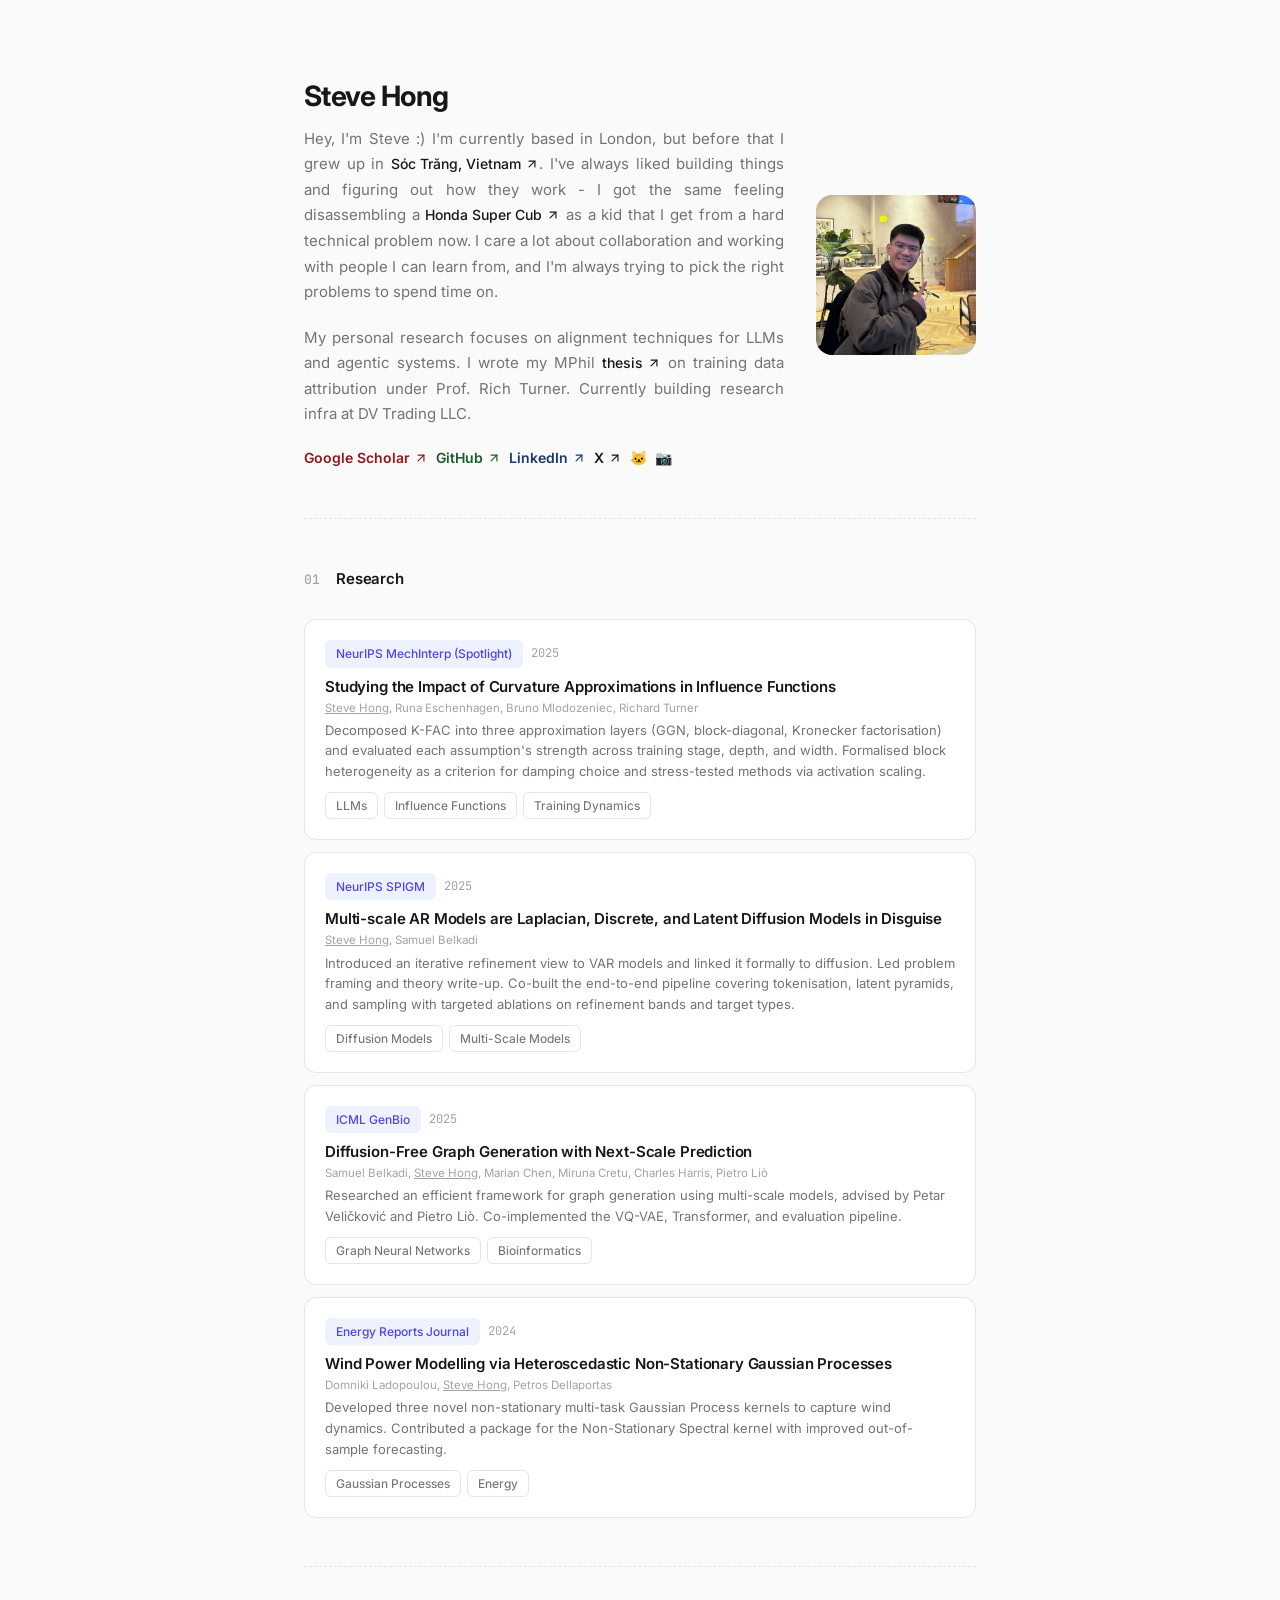
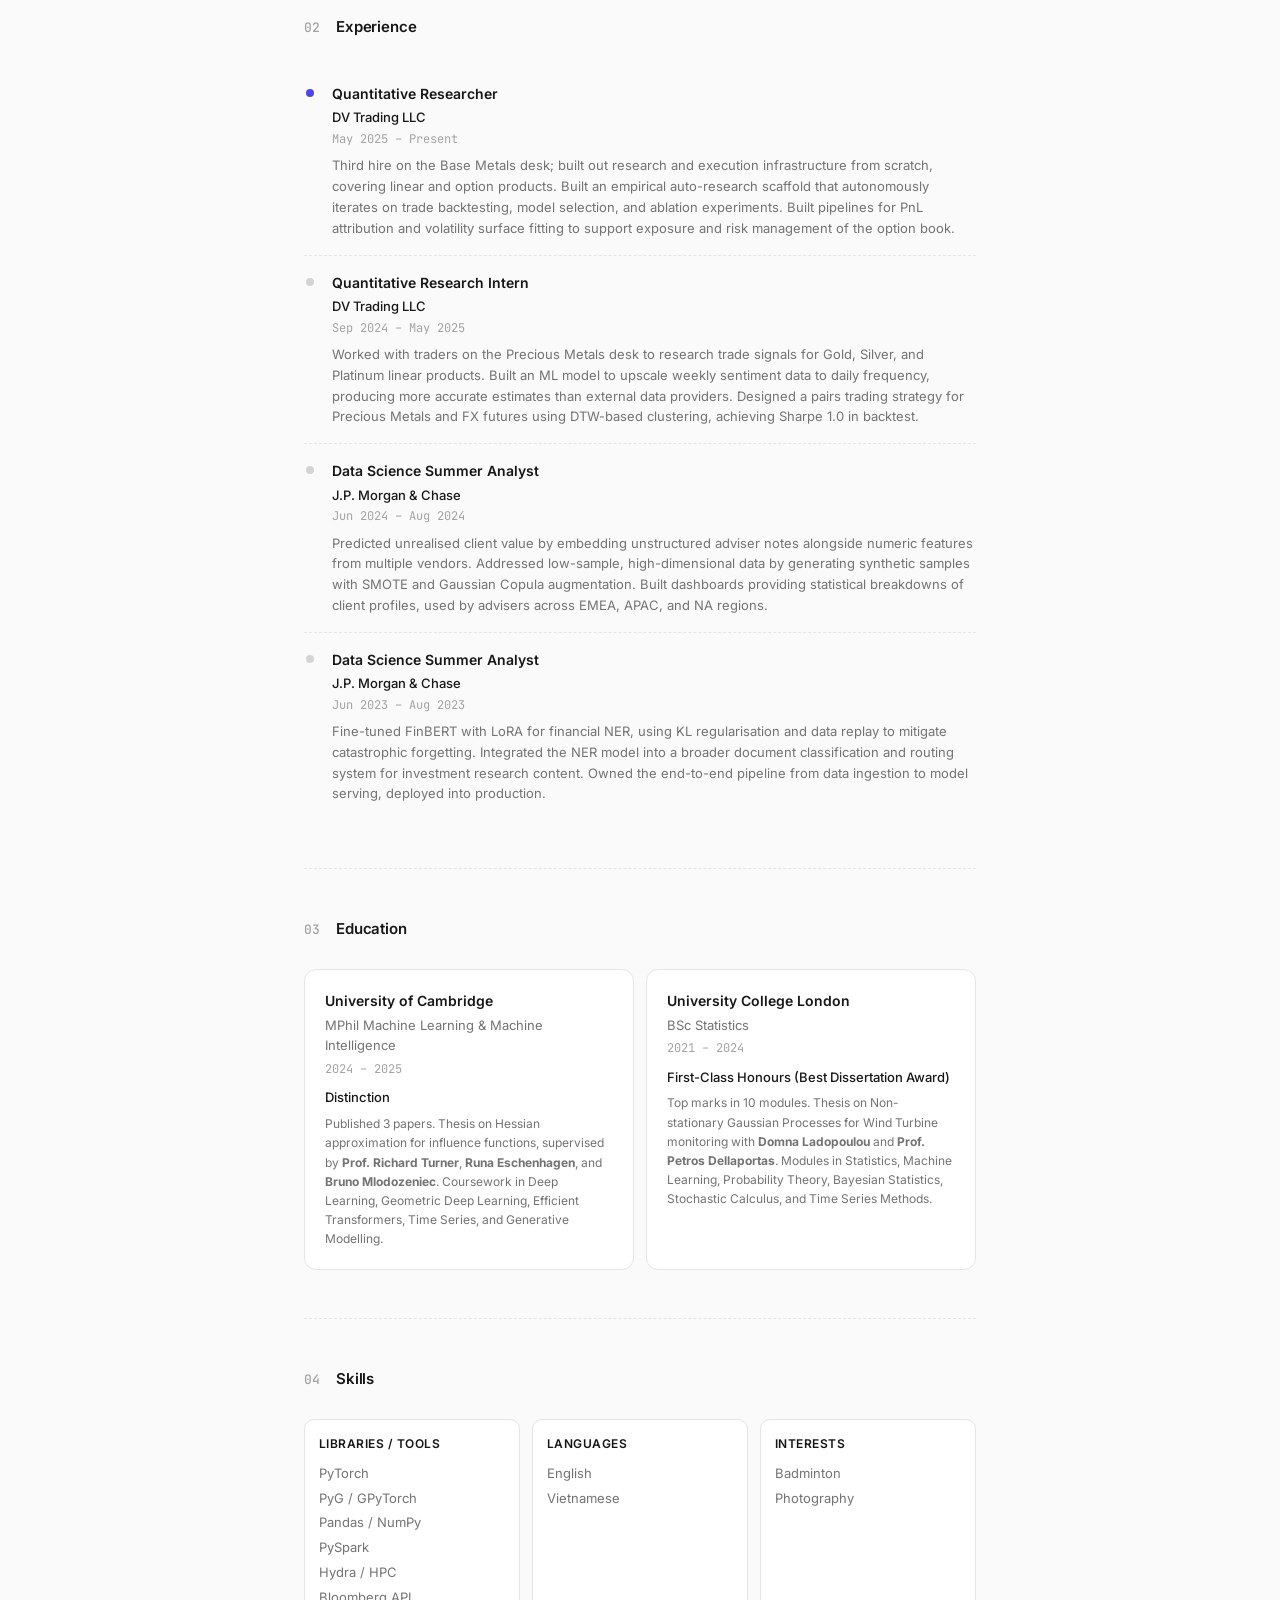
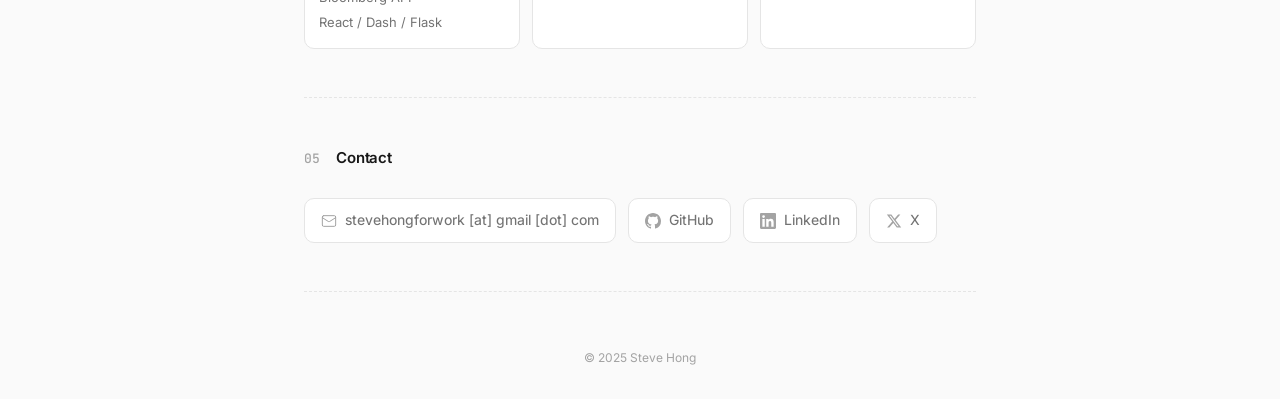
<file: index.html>
<!DOCTYPE html>
<html lang="en">
<head>
  <meta charset="UTF-8">
  <meta name="viewport" content="width=device-width, initial-scale=1.0">
  <title>Steve Hong</title>
  <meta name="description" content="Steve is Steve.">
  <meta property="og:title" content="Steve Hong">
  <meta property="og:description" content="Steve is Steve.">
  <meta property="og:type" content="website">
  <meta property="og:url" content="https://stevehong1901.github.io/steve/">
  <meta name="twitter:card" content="summary">
  <meta name="twitter:title" content="Steve Hong">
  <meta name="twitter:description" content="Steve is Steve.">

  <!-- Fonts -->
  <link rel="preconnect" href="https://fonts.googleapis.com">
  <link rel="preconnect" href="https://fonts.gstatic.com" crossorigin>
  <link href="https://fonts.googleapis.com/css2?family=Inter:wght@300;400;450;500;600;700&family=JetBrains+Mono:wght@400;500&display=swap" rel="stylesheet">

  <link rel="stylesheet" href="css/styles.css">
</head>
<body>

<main class="page">

  <!-- ── Hero ─────────────────────────────────────────── -->
  <section class="hero">
    <div class="hero-content">
      <div class="hero-text">
        <h1>Steve Hong</h1>
        <p class="hero-bio">
          Hey, I'm Steve :) I'm currently based in London, but before that I grew up in <a class="link link-subtle" href="https://www.nomadicnotes.com/notes-on-soc-trang/" target="_blank" rel="noopener noreferrer">S&#243;c Tr&#259;ng, Vietnam<svg viewBox="0 0 24 24" fill="none" stroke="currentColor" stroke-width="2" stroke-linecap="round" stroke-linejoin="round"><line x1="7" y1="17" x2="17" y2="7"/><polyline points="7 7 17 7 17 17"/></svg></a>. I've always liked building things and figuring out how they work - I got the same feeling disassembling a <a class="link link-subtle" href="https://saigoneer.com/saigon-technology/27144-honda-to-cease-production-of-super-cub-50cc,-vietnam-s-beloved-bike,-in-november" target="_blank" rel="noopener noreferrer">Honda Super Cub<svg viewBox="0 0 24 24" fill="none" stroke="currentColor" stroke-width="2" stroke-linecap="round" stroke-linejoin="round"><line x1="7" y1="17" x2="17" y2="7"/><polyline points="7 7 17 7 17 17"/></svg></a> as a kid that I get from a hard technical problem now. I care a lot about collaboration and working with people I can learn from, and I'm always trying to pick the right problems to spend time on.
        </p>
        <p class="hero-bio">
          My personal research focuses on alignment techniques for LLMs and agentic systems. I wrote my MPhil <a class="link link-subtle" href="assets/Hong_When_2025.pdf" target="_blank" rel="noopener noreferrer">thesis<svg viewBox="0 0 24 24" fill="none" stroke="currentColor" stroke-width="2" stroke-linecap="round" stroke-linejoin="round"><line x1="7" y1="17" x2="17" y2="7"/><polyline points="7 7 17 7 17 17"/></svg></a> on training data attribution under Prof. Rich Turner. Currently building research infra at DV Trading LLC.
        </p>
        <div class="hero-links">
          <a class="link" style="color: #8B1A1A;" href="https://scholar.google.com/citations?user=5eHjRVUAAAAJ&hl=en" target="_blank" rel="noopener noreferrer">
            Google Scholar
            <svg viewBox="0 0 24 24" fill="none" stroke="currentColor" stroke-width="2" stroke-linecap="round" stroke-linejoin="round"><line x1="7" y1="17" x2="17" y2="7"/><polyline points="7 7 17 7 17 17"/></svg>
          </a>
          <a class="link" style="color: #1A5C2A;" href="https://github.com/SteveHong1901" target="_blank" rel="noopener noreferrer">
            GitHub
            <svg viewBox="0 0 24 24" fill="none" stroke="currentColor" stroke-width="2" stroke-linecap="round" stroke-linejoin="round"><line x1="7" y1="17" x2="17" y2="7"/><polyline points="7 7 17 7 17 17"/></svg>
          </a>
          <a class="link" style="color: #1A3A6B;" href="https://linkedin.com/in/steve-hong-1901" target="_blank" rel="noopener noreferrer">
            LinkedIn
            <svg viewBox="0 0 24 24" fill="none" stroke="currentColor" stroke-width="2" stroke-linecap="round" stroke-linejoin="round"><line x1="7" y1="17" x2="17" y2="7"/><polyline points="7 7 17 7 17 17"/></svg>
          </a>
          <a class="link" style="color: #171717;" href="https://x.com/steve_steve_hg" target="_blank" rel="noopener noreferrer">
            X
            <svg viewBox="0 0 24 24" fill="none" stroke="currentColor" stroke-width="2" stroke-linecap="round" stroke-linejoin="round"><line x1="7" y1="17" x2="17" y2="7"/><polyline points="7 7 17 7 17 17"/></svg>
          </a>
          <a class="link" style="color: #E08A2C;" href="catto/" target="_blank" rel="noopener noreferrer">
            🐱
          </a>
          <a class="link" style="color: #555;" href="fotos/" target="_blank" rel="noopener noreferrer">
            📷
          </a>
        </div>
      </div>
      <img class="hero-photo" src="imgs/steve.png" alt="Steve Hong">
    </div>
  </section>

  <!-- ── 01 Research ──────────────────────────────────── -->
  <section class="section">
    <div class="section-header">
      <span class="section-number">01</span>
      <h2 class="section-title">Research</h2>
    </div>

    <div class="research-list">

      <!-- Paper 1 -->
      <a class="research-card" href="https://arxiv.org/pdf/2509.23437" target="_blank" rel="noopener noreferrer">
        <div class="research-venue">
          <span class="tag tag-accent">NeurIPS MechInterp (Spotlight)</span>
          <span class="research-year">2025</span>
        </div>
        <h3 class="research-title">Studying the Impact of Curvature Approximations in Influence Functions</h3>
        <p class="research-authors"><u>Steve Hong</u>, Runa Eschenhagen, Bruno Mlodozeniec, Richard Turner</p>
        <p class="research-desc">
          Decomposed K-FAC into three approximation layers (GGN, block-diagonal, Kronecker factorisation) and evaluated each assumption's strength across training stage, depth, and width. Formalised block heterogeneity as a criterion for damping choice and stress-tested methods via activation scaling.
        </p>
        <div class="research-tags">
          <span class="tag">LLMs</span>
          <span class="tag">Influence Functions</span>
          <span class="tag">Training Dynamics</span>
        </div>
      </a>

      <!-- Paper 2 -->
      <a class="research-card" href="https://arxiv.org/pdf/2510.02826" target="_blank" rel="noopener noreferrer">
        <div class="research-venue">
          <span class="tag tag-accent">NeurIPS SPIGM</span>
          <span class="research-year">2025</span>
        </div>
        <h3 class="research-title">Multi-scale AR Models are Laplacian, Discrete, and Latent Diffusion Models in Disguise</h3>
        <p class="research-authors"><u>Steve Hong</u>, Samuel Belkadi</p>
        <p class="research-desc">
          Introduced an iterative refinement view to VAR models and linked it formally to diffusion. Led problem framing and theory write-up. Co-built the end-to-end pipeline covering tokenisation, latent pyramids, and sampling with targeted ablations on refinement bands and target types.
        </p>
        <div class="research-tags">
          <span class="tag">Diffusion Models</span>
          <span class="tag">Multi-Scale Models</span>
        </div>
      </a>

      <!-- Paper 3 -->
      <a class="research-card" href="https://arxiv.org/pdf/2503.23612" target="_blank" rel="noopener noreferrer">
        <div class="research-venue">
          <span class="tag tag-accent">ICML GenBio</span>
          <span class="research-year">2025</span>
        </div>
        <h3 class="research-title">Diffusion-Free Graph Generation with Next-Scale Prediction</h3>
        <p class="research-authors">Samuel Belkadi, <u>Steve Hong</u>, Marian Chen, Miruna Cretu, Charles Harris, Pietro Li&#242;</p>
        <p class="research-desc">
          Researched an efficient framework for graph generation using multi-scale models, advised by Petar Veli&#269;kovi&#263; and Pietro Li&#242;. Co-implemented the VQ-VAE, Transformer, and evaluation pipeline.
        </p>
        <div class="research-tags">
          <span class="tag">Graph Neural Networks</span>
          <span class="tag">Bioinformatics</span>
        </div>
      </a>

      <!-- Paper 4 -->
      <a class="research-card" href="https://arxiv.org/pdf/2505.09026" target="_blank" rel="noopener noreferrer">
        <div class="research-venue">
          <span class="tag tag-accent">Energy Reports Journal</span>
          <span class="research-year">2024</span>
        </div>
        <h3 class="research-title">Wind Power Modelling via Heteroscedastic Non-Stationary Gaussian Processes</h3>
        <p class="research-authors">Domniki Ladopoulou, <u>Steve Hong</u>, Petros Dellaportas</p>
        <p class="research-desc">
          Developed three novel non-stationary multi-task Gaussian Process kernels to capture wind dynamics. Contributed a package for the Non-Stationary Spectral kernel with improved out-of-sample forecasting.
        </p>
        <div class="research-tags">
          <span class="tag">Gaussian Processes</span>
          <span class="tag">Energy</span>
        </div>
      </a>

    </div>
  </section>

  <!-- ── 02 Experience ────────────────────────────────── -->
  <section class="section">
    <div class="section-header">
      <span class="section-number">02</span>
      <h2 class="section-title">Experience</h2>
    </div>

    <div class="timeline">

      <div class="timeline-item">
        <div class="timeline-dot-col">
          <div class="timeline-dot active"></div>
        </div>
        <div class="timeline-content">
          <div class="timeline-role">Quantitative Researcher</div>
          <div class="timeline-meta"><strong>DV Trading LLC</strong></div>
          <div class="timeline-date">May 2025 &ndash; Present</div>
          <div class="timeline-desc">
            Third hire on the Base Metals desk; built out research and execution infrastructure from scratch, covering linear and option products. Built an empirical auto-research scaffold that autonomously iterates on trade backtesting, model selection, and ablation experiments. Built pipelines for PnL attribution and volatility surface fitting to support exposure and risk management of the option book.
          </div>
        </div>
      </div>

      <div class="timeline-item">
        <div class="timeline-dot-col">
          <div class="timeline-dot"></div>
        </div>
        <div class="timeline-content">
          <div class="timeline-role">Quantitative Research Intern</div>
          <div class="timeline-meta"><strong>DV Trading LLC</strong></div>
          <div class="timeline-date">Sep 2024 &ndash; May 2025</div>
          <div class="timeline-desc">
            Worked with traders on the Precious Metals desk to research trade signals for Gold, Silver, and Platinum linear products. Built an ML model to upscale weekly sentiment data to daily frequency, producing more accurate estimates than external data providers. Designed a pairs trading strategy for Precious Metals and FX futures using DTW-based clustering, achieving Sharpe 1.0 in backtest.
          </div>
        </div>
      </div>

      <div class="timeline-item">
        <div class="timeline-dot-col">
          <div class="timeline-dot"></div>
        </div>
        <div class="timeline-content">
          <div class="timeline-role">Data Science Summer Analyst</div>
          <div class="timeline-meta"><strong>J.P. Morgan &amp; Chase</strong></div>
          <div class="timeline-date">Jun 2024 &ndash; Aug 2024</div>
          <div class="timeline-desc">
            Predicted unrealised client value by embedding unstructured adviser notes alongside numeric features from multiple vendors. Addressed low-sample, high-dimensional data by generating synthetic samples with SMOTE and Gaussian Copula augmentation. Built dashboards providing statistical breakdowns of client profiles, used by advisers across EMEA, APAC, and NA regions.
          </div>
        </div>
      </div>

      <div class="timeline-item">
        <div class="timeline-dot-col">
          <div class="timeline-dot"></div>
        </div>
        <div class="timeline-content">
          <div class="timeline-role">Data Science Summer Analyst</div>
          <div class="timeline-meta"><strong>J.P. Morgan &amp; Chase</strong></div>
          <div class="timeline-date">Jun 2023 &ndash; Aug 2023</div>
          <div class="timeline-desc">
            Fine-tuned FinBERT with LoRA for financial NER, using KL regularisation and data replay to mitigate catastrophic forgetting. Integrated the NER model into a broader document classification and routing system for investment research content. Owned the end-to-end pipeline from data ingestion to model serving, deployed into production.
          </div>
        </div>
      </div>

    </div>
  </section>

  <!-- ── 03 Education ─────────────────────────────────── -->
  <section class="section">
    <div class="section-header">
      <span class="section-number">03</span>
      <h2 class="section-title">Education</h2>
    </div>

    <div class="edu-grid">

      <div class="edu-card">
        <div class="edu-school">University of Cambridge</div>
        <div class="edu-degree">MPhil Machine Learning &amp; Machine Intelligence</div>
        <div class="edu-date">2024 &ndash; 2025</div>
        <div class="edu-grade">Distinction</div>
        <div class="edu-details">
          Published 3 papers. Thesis on Hessian approximation for influence functions, supervised by <strong>Prof. Richard Turner</strong>, <strong>Runa Eschenhagen</strong>, and <strong>Bruno Mlodozeniec</strong>. Coursework in Deep Learning, Geometric Deep Learning, Efficient Transformers, Time Series, and Generative Modelling.
        </div>
      </div>

      <div class="edu-card">
        <div class="edu-school">University College London</div>
        <div class="edu-degree">BSc Statistics</div>
        <div class="edu-date">2021 &ndash; 2024</div>
        <div class="edu-grade">First-Class Honours (Best Dissertation Award)</div>
        <div class="edu-details">
          Top marks in 10 modules. Thesis on Non-stationary Gaussian Processes for Wind Turbine monitoring with <a href="https://scholar.google.com/citations?user=z_rCmy8AAAAJ&amp;hl=en" target="_blank" rel="noopener noreferrer"><strong>Domna Ladopoulou</strong></a> and <a href="https://scholar.google.com/citations?user=E0FmV8AAAAAJ&amp;hl=en" target="_blank" rel="noopener noreferrer"><strong>Prof. Petros Dellaportas</strong></a>. Modules in Statistics, Machine Learning, Probability Theory, Bayesian Statistics, Stochastic Calculus, and Time Series Methods.
        </div>
      </div>

    </div>
  </section>

  <!-- ── 04 Skills ────────────────────────────────────── -->
  <section class="section">
    <div class="section-header">
      <span class="section-number">04</span>
      <h2 class="section-title">Skills</h2>
    </div>

    <div class="skills-grid">
      <div class="skill-box">
        <div class="skill-box-title">Libraries / Tools</div>
        <ul>
          <li>PyTorch</li>
          <li>PyG / GPyTorch</li>
          <li>Pandas / NumPy</li>
          <li>PySpark</li>
          <li>Hydra / HPC</li>
          <li>Bloomberg API</li>
          <li>React / Dash / Flask</li>
        </ul>
      </div>
      <div class="skill-box">
        <div class="skill-box-title">Languages</div>
        <ul>
          <li>English</li>
          <li>Vietnamese</li>
        </ul>
      </div>
      <div class="skill-box">
        <div class="skill-box-title">Interests</div>
        <ul>
          <li>Badminton</li>
          <li>Photography</li>
        </ul>
      </div>
    </div>
  </section>

  <!-- ── 05 Contact ───────────────────────────────────── -->
  <section class="section">
    <div class="section-header">
      <span class="section-number">05</span>
      <h2 class="section-title">Contact</h2>
    </div>

    <div class="contact-row">
      <span class="contact-item" style="cursor: default;">
        <svg viewBox="0 0 24 24" fill="none" stroke="currentColor" stroke-width="1.5" stroke-linecap="round" stroke-linejoin="round"><rect x="2" y="4" width="20" height="16" rx="2"/><path d="m22 7-8.97 5.7a1.94 1.94 0 0 1-2.06 0L2 7"/></svg>
        stevehongforwork [at] gmail [dot] com
      </span>
      <a class="contact-item" href="https://github.com/SteveHong1901" target="_blank" rel="noopener noreferrer">
        <svg viewBox="0 0 24 24" fill="currentColor"><path d="M12 0C5.37 0 0 5.37 0 12c0 5.31 3.435 9.795 8.205 11.385.6.105.825-.255.825-.57 0-.285-.015-1.23-.015-2.235-3.015.555-3.795-.735-4.035-1.41-.135-.345-.72-1.41-1.23-1.695-.42-.225-1.02-.78-.015-.795.945-.015 1.62.87 1.845 1.23 1.08 1.815 2.805 1.305 3.495.99.105-.78.42-1.305.765-1.605-2.67-.3-5.46-1.335-5.46-5.925 0-1.305.465-2.385 1.23-3.225-.12-.3-.54-1.53.12-3.18 0 0 1.005-.315 3.3 1.23.96-.27 1.98-.405 3-.405s2.04.135 3 .405c2.295-1.56 3.3-1.23 3.3-1.23.66 1.65.24 2.88.12 3.18.765.84 1.23 1.905 1.23 3.225 0 4.605-2.805 5.625-5.475 5.925.435.375.81 1.095.81 2.22 0 1.605-.015 2.895-.015 3.3 0 .315.225.69.825.57A12.02 12.02 0 0 0 24 12c0-6.63-5.37-12-12-12z"/></svg>
        GitHub
      </a>
      <a class="contact-item" href="https://linkedin.com/in/steve-hong-1901" target="_blank" rel="noopener noreferrer">
        <svg viewBox="0 0 24 24" fill="currentColor"><path d="M20.447 20.452h-3.554v-5.569c0-1.328-.027-3.037-1.852-3.037-1.853 0-2.136 1.445-2.136 2.939v5.667H9.351V9h3.414v1.561h.046c.477-.9 1.637-1.85 3.37-1.85 3.601 0 4.267 2.37 4.267 5.455v6.286zM5.337 7.433a2.062 2.062 0 0 1-2.063-2.065 2.064 2.064 0 1 1 2.063 2.065zm1.782 13.019H3.555V9h3.564v11.452zM22.225 0H1.771C.792 0 0 .774 0 1.729v20.542C0 23.227.792 24 1.771 24h20.451C23.2 24 24 23.227 24 22.271V1.729C24 .774 23.2 0 22.222 0h.003z"/></svg>
        LinkedIn
      </a>
      <a class="contact-item" href="https://x.com/steve_steve_hg" target="_blank" rel="noopener noreferrer">
        <svg viewBox="0 0 24 24" fill="currentColor"><path d="M18.244 2.25h3.308l-7.227 8.26 8.502 11.24H16.17l-5.214-6.817L4.99 21.75H1.68l7.73-8.835L1.254 2.25H8.08l4.713 6.231zm-1.161 17.52h1.833L7.084 4.126H5.117z"/></svg>
        X
      </a>
    </div>
  </section>

  <!-- ── Footer ───────────────────────────────────────── -->
  <footer class="footer">
    <div class="visitor-map">
      <script type="text/javascript" id="mapmyvisitors" src="//mapmyvisitors.com/map.js?d=wU8F4vEo3hlkoKN8_8YN83uFQnM7ecR_buuulDreD0w&cl=ffffff&w=a"></script>
      <div class="visitor-map-shield" aria-hidden="true"></div>
    </div>
    &copy; 2025 Steve Hong
  </footer>

</main>

<script src="js/main.js"></script>
</body>
</html>
</file>
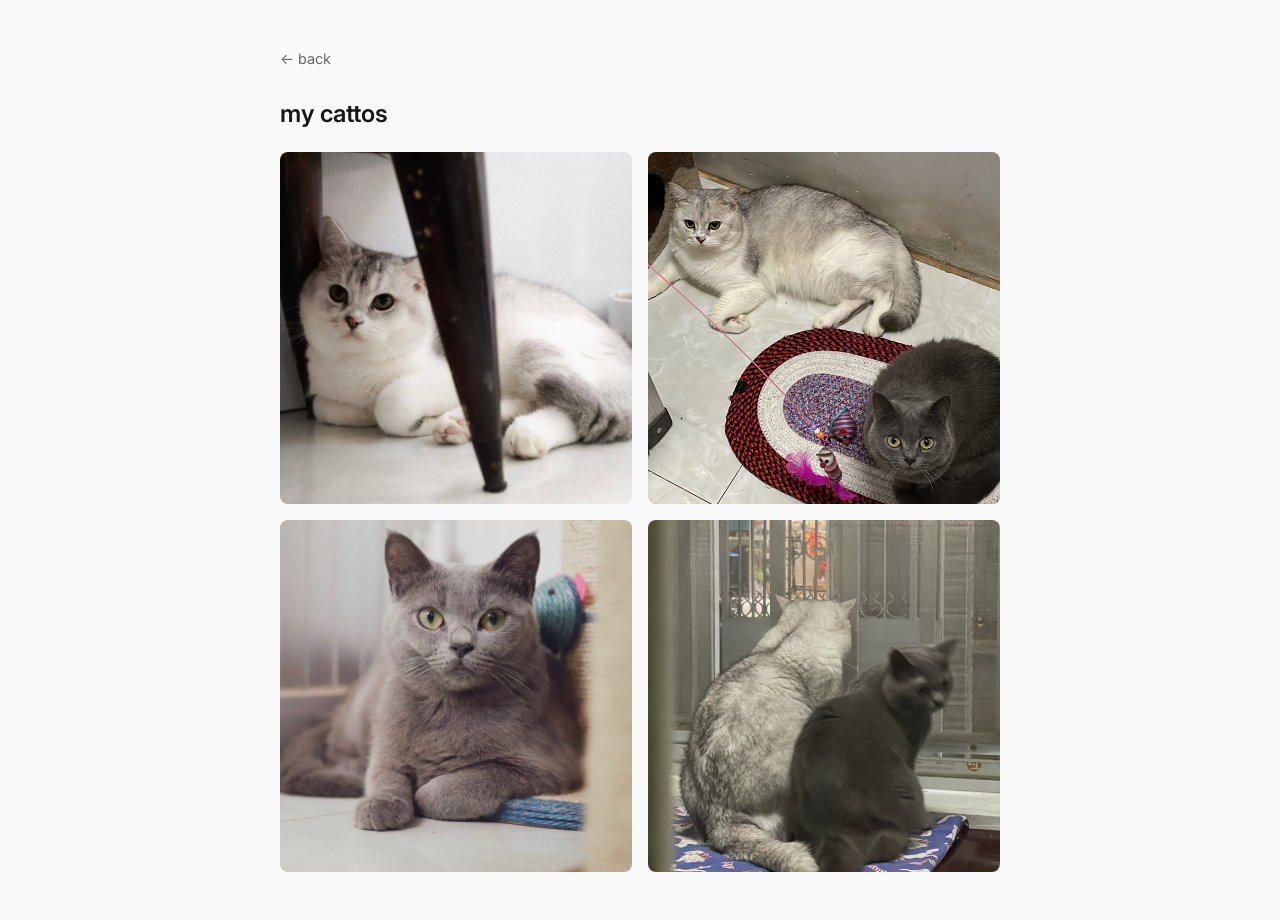
<file: catto/index.html>
<!DOCTYPE html>
<html lang="en">
<head>
  <meta charset="UTF-8">
  <meta name="viewport" content="width=device-width, initial-scale=1.0">
  <title>Steve's Cattos</title>
  <link rel="preconnect" href="https://fonts.googleapis.com">
  <link rel="preconnect" href="https://fonts.gstatic.com" crossorigin>
  <link href="https://fonts.googleapis.com/css2?family=Inter:wght@300;400;500;600&display=swap" rel="stylesheet">
  <style>
    * { margin: 0; padding: 0; box-sizing: border-box; }
    body {
      font-family: 'Inter', sans-serif;
      background: #fafafa;
      color: #171717;
      min-height: 100vh;
      padding: 3rem 1.5rem;
    }
    .container {
      max-width: 720px;
      margin: 0 auto;
    }
    h1 {
      font-size: 1.5rem;
      font-weight: 600;
      margin-bottom: 0.5rem;
    }
    .back {
      display: inline-block;
      margin-bottom: 2rem;
      color: #666;
      text-decoration: none;
      font-size: 0.9rem;
    }
    .back:hover { color: #171717; }
    .gallery {
      display: grid;
      grid-template-columns: repeat(2, 1fr);
      gap: 1rem;
      margin-top: 1.5rem;
    }
    .gallery img {
      width: 100%;
      border-radius: 8px;
      object-fit: cover;
      aspect-ratio: 1;
    }
    @media (max-width: 480px) {
      .gallery { grid-template-columns: 1fr; }
    }
  </style>
</head>
<body>
  <div class="container">
    <a class="back" href="../">&larr; back</a>
    <h1>my cattos</h1>
    <div class="gallery">
      <img src="DDEA79F6-78A1-46DF-BAAE-FF1E49074679_1_105_c.jpeg" alt="Cat">
      <img src="74BA159B-80B2-4C6D-A9CD-64A0F518909F_1_105_c.jpeg" alt="Cat">
      <img src="910BAC3E-3B47-4226-8301-FB730F88502E_1_105_c.jpeg" alt="Cat">
      <img src="B09217B7-237B-4BE6-AE06-D3948B98E400_1_105_c.jpeg" alt="Cat">
    </div>
  </div>
</body>
</html>
</file>
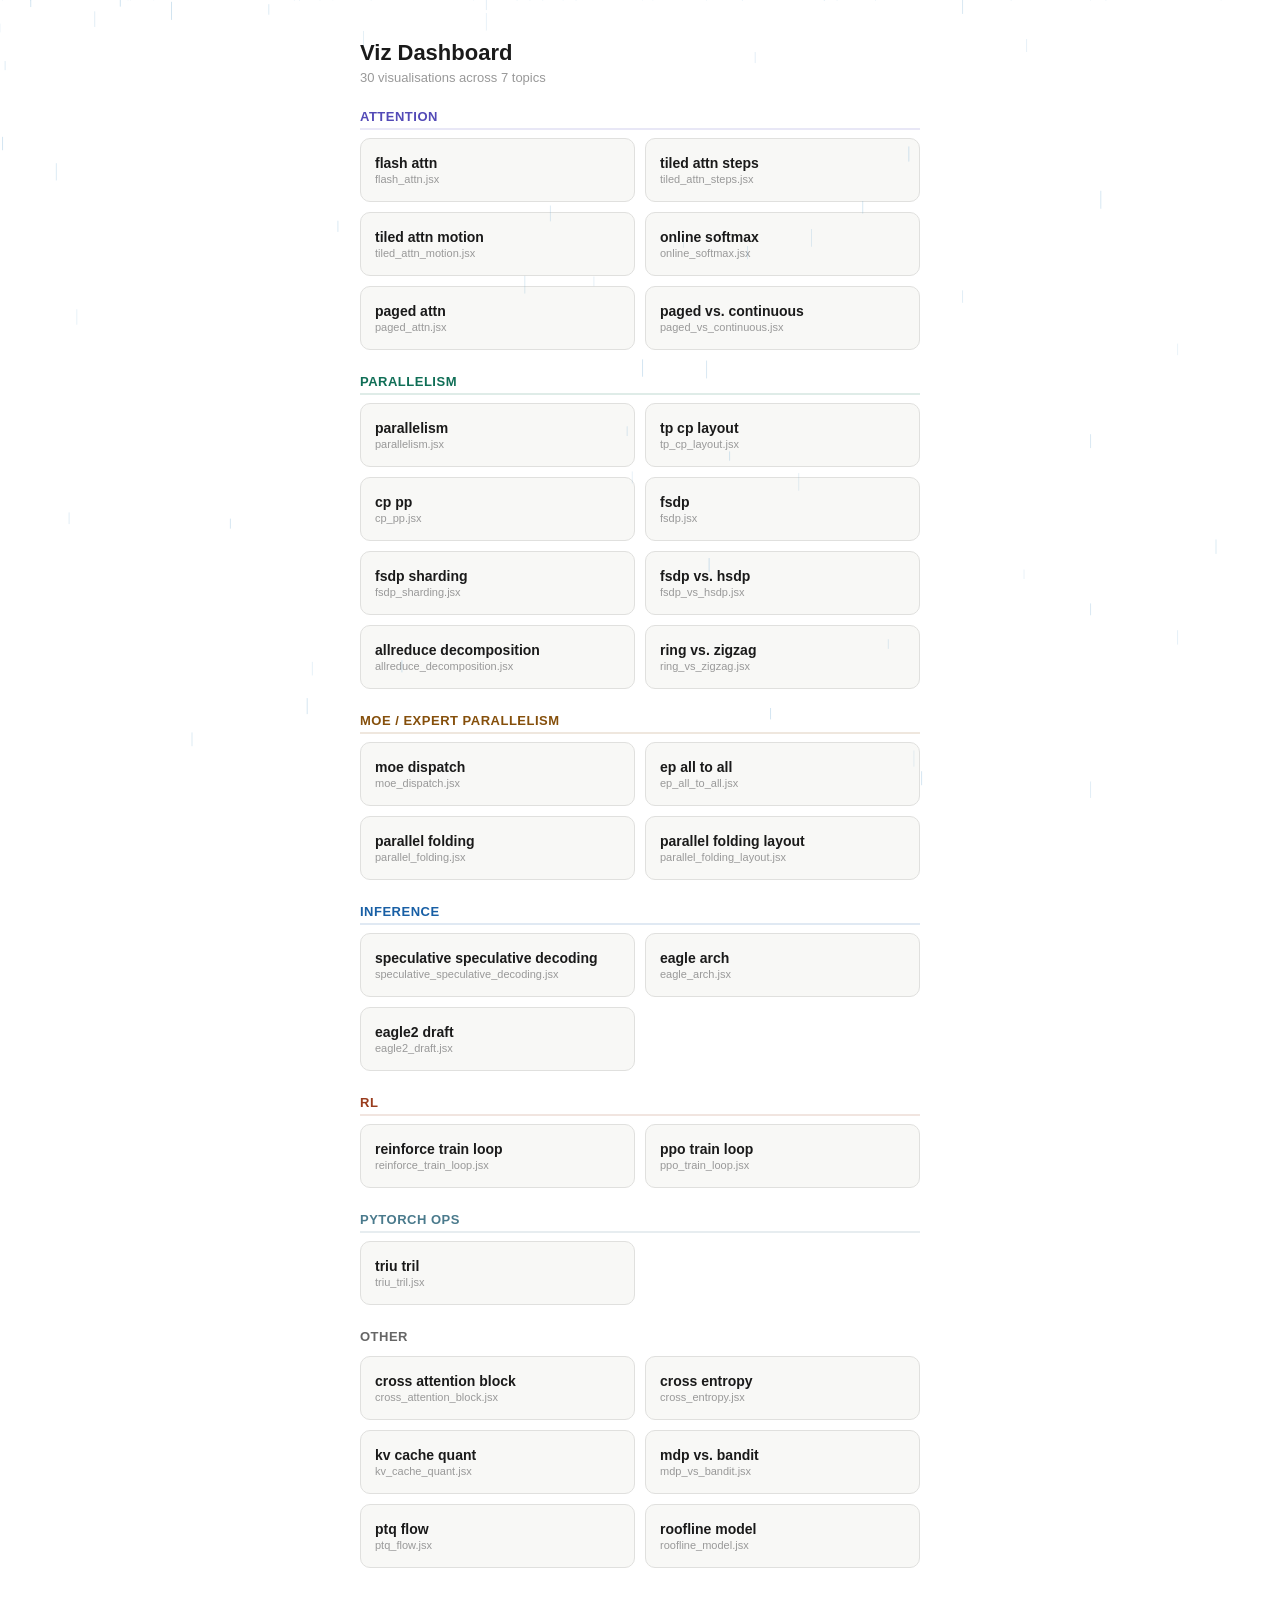
<file: viz/index.html>
<!DOCTYPE html>
<html lang="en">
  <head>
    <meta charset="UTF-8" />
    <meta name="viewport" content="width=device-width, initial-scale=1.0" />
    <title>Viz Dashboard</title>
    <style>
      :root {
        --font-sans: -apple-system, BlinkMacSystemFont, "Segoe UI", Roboto, sans-serif;
        --color-background-primary: #ffffff;
        --color-background-secondary: #f8f8f6;
        --color-background-tertiary: #f0f0ee;
        --color-background-warning: #fff8e1;
        --color-text-primary: #1a1a1a;
        --color-text-secondary: #555;
        --color-text-tertiary: #999;
        --color-text-info: #185FA5;
        --color-text-danger: #c62828;
        --color-border-secondary: #ddd;
        --color-border-tertiary: #e0e0de;
      }
      @media (prefers-color-scheme: dark) {
        :root {
          --color-background-primary: #1a1a1a;
          --color-background-secondary: #242424;
          --color-background-tertiary: #2e2e2e;
          --color-background-warning: #3e2e00;
          --color-text-primary: #e8e8e8;
          --color-text-secondary: #aaa;
          --color-text-tertiary: #666;
          --color-text-info: #85B7EB;
          --color-text-danger: #ef5350;
          --color-border-secondary: #444;
          --color-border-tertiary: #383838;
        }
      }
      * { margin: 0; padding: 0; box-sizing: border-box; }
      body {
        font-family: var(--font-sans);
        background: var(--color-background-primary);
        color: var(--color-text-primary);
      }
    </style>
    <script type="module" crossorigin src="./assets/index-DVz6t5LM.js"></script>
  </head>
  <body>
    <div id="root"></div>
  </body>
</html>
</file>
<file: css/styles.css>
/* ── Reset & Base ─────────────────────────────────────── */
*, *::before, *::after {
  margin: 0;
  padding: 0;
  box-sizing: border-box;
}

:root {
  --font-sans: 'Inter', -apple-system, BlinkMacSystemFont, 'Segoe UI', sans-serif;
  --font-mono: 'JetBrains Mono', 'SF Mono', 'Fira Code', monospace;

  --foreground: #171717;
  --secondary: #737373;
  --tertiary: #a3a3a3;
  --border: #e5e5e5;
  --border-secondary: #d4d4d4;
  --bg: #fafafa;
  --bg-card: #ffffff;
  --bg-card-hover: #f5f5f5;
  --bg-tag: #ffffff;
  --bg-tag-hover: #fafafa;
  --accent: #4f46e5;
  --accent-light: #eef2ff;
}

html {
  font-family: var(--font-sans);
  color: var(--foreground);
  background: var(--bg);
  -webkit-font-smoothing: antialiased;
  -moz-osx-font-smoothing: grayscale;
  scroll-behavior: smooth;
}

body {
  min-height: 100vh;
  line-height: 1.6;
}

a {
  color: inherit;
  text-decoration: none;
}

img {
  display: block;
  max-width: 100%;
}

/* ── Layout ──────────────────────────────────────────── */
.page {
  max-width: 720px;
  margin: 0 auto;
  padding: 0 24px;
}

/* ── Section ─────────────────────────────────────────── */
.section {
  padding: 48px 0;
  border-bottom: 1px dashed var(--border);
}

.section:last-child {
  border-bottom: none;
}

.section-header {
  display: flex;
  align-items: baseline;
  gap: 16px;
  margin-bottom: 28px;
}

.section-number {
  font-family: var(--font-mono);
  font-size: 13px;
  font-weight: 500;
  color: var(--tertiary);
  flex-shrink: 0;
}

.section-title {
  font-size: 15px;
  font-weight: 600;
  color: var(--foreground);
  letter-spacing: -0.01em;
}

/* ── Hero ────────────────────────────────────────────── */
.hero {
  padding: 80px 0 48px;
  border-bottom: 1px dashed var(--border);
}

.hero-content {
  display: flex;
  align-items: center;
  gap: 32px;
}

.hero-text {
  flex: 1;
}

.hero-photo {
  width: 160px;
  height: 160px;
  border-radius: 16px;
  object-fit: cover;
  flex-shrink: 0;
}

.hero h1 {
  font-size: 28px;
  font-weight: 700;
  letter-spacing: -0.02em;
  margin-bottom: 12px;
  line-height: 1.2;
}

.hero-bio {
  font-size: 15px;
  color: var(--secondary);
  line-height: 1.7;
  margin-bottom: 20px;
  text-align: justify;
}

.hero-bio strong {
  color: var(--foreground);
  font-weight: 500;
}

.hero-links {
  display: flex;
  flex-wrap: wrap;
  gap: 8px;
}

/* ── Animated link ───────────────────────────────────── */
.link {
  position: relative;
  display: inline-flex;
  align-items: center;
  gap: 4px;
  color: var(--secondary);
  font-size: 14px;
  font-weight: 600;
  padding-bottom: 1px;
  background-image: linear-gradient(var(--foreground), var(--foreground));
  background-repeat: no-repeat;
  background-size: 0% 1px;
  background-position: left bottom;
  transition: background-size 0.3s ease-out, color 0.2s ease;
}

.link:hover {
  color: var(--foreground);
  background-size: 100% 1px;
}

.link svg {
  width: 14px;
  height: 14px;
  transition: transform 0.2s ease;
}

.link:hover svg {
  transform: rotate(45deg);
}

/* link variant: inside cards */
.link-subtle {
  color: var(--foreground);
  font-weight: 500;
}

/* ── Tag / pill ──────────────────────────────────────── */
.tag {
  display: inline-block;
  font-size: 12px;
  font-weight: 450;
  padding: 3px 10px;
  border-radius: 6px;
  border: 1px solid var(--border);
  background: var(--bg-tag);
  color: var(--secondary);
  transition: all 0.15s ease;
}

.tag:hover {
  color: var(--foreground);
  background: var(--bg-tag-hover);
  border-color: var(--border-secondary);
}

.tag-accent {
  background: var(--accent-light);
  border-color: transparent;
  color: var(--accent);
  font-weight: 500;
}

/* ── Card ────────────────────────────────────────────── */
.card {
  display: block;
  padding: 16px;
  border-radius: 12px;
  border: 1px solid var(--border);
  background: var(--bg-card);
  transition: all 0.2s ease;
}

.card:hover {
  background: var(--bg-card-hover);
  border-color: var(--border-secondary);
  transform: translateY(-1px);
}

/* ── Research list ───────────────────────────────────── */
.research-list {
  display: flex;
  flex-direction: column;
  gap: 12px;
}

.research-card {
  display: block;
  padding: 20px;
  border-radius: 12px;
  border: 1px solid var(--border);
  background: var(--bg-card);
  transition: all 0.2s ease;
}

.research-card:hover {
  background: var(--bg-card-hover);
  border-color: var(--border-secondary);
  transform: translateY(-1px);
}

.research-venue {
  display: inline-flex;
  align-items: center;
  gap: 8px;
  margin-bottom: 8px;
}

.research-venue .tag-accent {
  font-size: 12px;
}

.research-year {
  font-family: var(--font-mono);
  font-size: 12px;
  color: var(--tertiary);
}

.research-title {
  font-size: 15px;
  font-weight: 600;
  color: var(--foreground);
  line-height: 1.4;
  margin-bottom: 3px;
  letter-spacing: -0.01em;
}

.research-authors {
  font-size: 11.5px;
  color: var(--tertiary, #999);
  line-height: 1.4;
  margin-bottom: 4px;
}

.research-desc {
  font-size: 13px;
  color: var(--secondary);
  line-height: 1.6;
  margin-bottom: 10px;
}

.research-tags {
  display: flex;
  flex-wrap: wrap;
  gap: 6px;
}

/* ── Experience timeline ─────────────────────────────── */
.timeline {
  display: flex;
  flex-direction: column;
}

.timeline-item {
  display: flex;
  gap: 16px;
  padding: 16px 0;
  border-bottom: 1px dashed var(--border);
}

.timeline-item:last-child {
  border-bottom: none;
}

.timeline-dot-col {
  display: flex;
  flex-direction: column;
  align-items: center;
  padding-top: 6px;
  width: 12px;
  flex-shrink: 0;
}

.timeline-dot {
  width: 8px;
  height: 8px;
  border-radius: 50%;
  background: var(--border-secondary);
  flex-shrink: 0;
}

.timeline-dot.active {
  background: var(--accent);
}

.timeline-content {
  flex: 1;
  min-width: 0;
}

.timeline-role {
  font-size: 14px;
  font-weight: 600;
  color: var(--foreground);
  margin-bottom: 2px;
}

.timeline-meta {
  font-size: 13px;
  color: var(--secondary);
  margin-bottom: 2px;
}

.timeline-meta strong {
  color: var(--foreground);
  font-weight: 500;
}

.timeline-date {
  font-family: var(--font-mono);
  font-size: 12px;
  color: var(--tertiary);
  margin-bottom: 6px;
}

.timeline-desc {
  font-size: 13px;
  color: var(--secondary);
  line-height: 1.6;
}

/* ── Education grid ──────────────────────────────────── */
.edu-grid {
  display: grid;
  grid-template-columns: 1fr 1fr;
  gap: 12px;
}

.edu-card {
  padding: 20px;
  border-radius: 12px;
  border: 1px solid var(--border);
  background: var(--bg-card);
}

.edu-school {
  font-size: 14px;
  font-weight: 600;
  color: var(--foreground);
  margin-bottom: 2px;
}

.edu-degree {
  font-size: 13px;
  color: var(--secondary);
  margin-bottom: 4px;
}

.edu-date {
  font-family: var(--font-mono);
  font-size: 12px;
  color: var(--tertiary);
  margin-bottom: 8px;
}

.edu-grade {
  font-size: 13px;
  font-weight: 500;
  color: var(--foreground);
  margin-bottom: 6px;
}

.edu-details {
  font-size: 12px;
  color: var(--secondary);
  line-height: 1.6;
}

/* ── Contact ─────────────────────────────────────────── */
.contact-row {
  display: flex;
  flex-wrap: wrap;
  gap: 12px;
}

.contact-item {
  display: inline-flex;
  align-items: center;
  gap: 8px;
  padding: 10px 16px;
  border-radius: 10px;
  border: 1px solid var(--border);
  background: var(--bg-card);
  font-size: 14px;
  color: var(--secondary);
  font-weight: 450;
  transition: all 0.2s ease;
}

.contact-item:hover {
  color: var(--foreground);
  border-color: var(--border-secondary);
  background: var(--bg-card-hover);
  transform: translateY(-1px);
}

.contact-item svg {
  width: 16px;
  height: 16px;
  color: var(--tertiary);
  transition: color 0.2s ease;
}

.contact-item:hover svg {
  color: var(--foreground);
}

/* ── Skills row ──────────────────────────────────────── */
.skills-grid {
  display: grid;
  grid-template-columns: repeat(3, 1fr);
  gap: 12px;
  margin-top: 16px;
}

.skill-box {
  padding: 14px;
  border-radius: 10px;
  border: 1px solid var(--border);
  background: var(--bg-card);
}

.skill-box-title {
  font-size: 12px;
  font-weight: 600;
  color: var(--foreground);
  margin-bottom: 8px;
  text-transform: uppercase;
  letter-spacing: 0.04em;
}

.skill-box ul {
  list-style: none;
}

.skill-box li {
  font-size: 13px;
  color: var(--secondary);
  padding: 2px 0;
}

/* ── Footer ──────────────────────────────────────────── */
.footer {
  padding: 32px 0;
  text-align: center;
  font-size: 12px;
  color: var(--tertiary);
}

.visitor-map {
  display: flex;
  justify-content: center;
  margin-bottom: 24px;
  position: relative;
}

.visitor-map > * {
  max-width: 100%;
}

.visitor-map-shield {
  position: absolute;
  inset: 0;
  background: transparent;
  cursor: default;
}

/* ── Arrow icon for external links ───────────────────── */
.arrow-icon {
  display: inline-block;
  transition: transform 0.2s ease;
}

/* ── Responsive ──────────────────────────────────────── */
@media (max-width: 640px) {
  .hero {
    padding: 48px 0 32px;
  }

  .hero-content {
    flex-direction: column-reverse;
    align-items: center;
    text-align: center;
  }

  .hero-photo {
    width: 120px;
    height: 120px;
  }

  .hero-links {
    justify-content: center;
  }

  .edu-grid {
    grid-template-columns: 1fr;
  }

  .skills-grid {
    grid-template-columns: 1fr 1fr;
  }

  .section {
    padding: 32px 0;
  }

  .timeline-item {
    flex-direction: column;
    gap: 4px;
  }

  .timeline-dot-col {
    display: none;
  }
}
</file>
